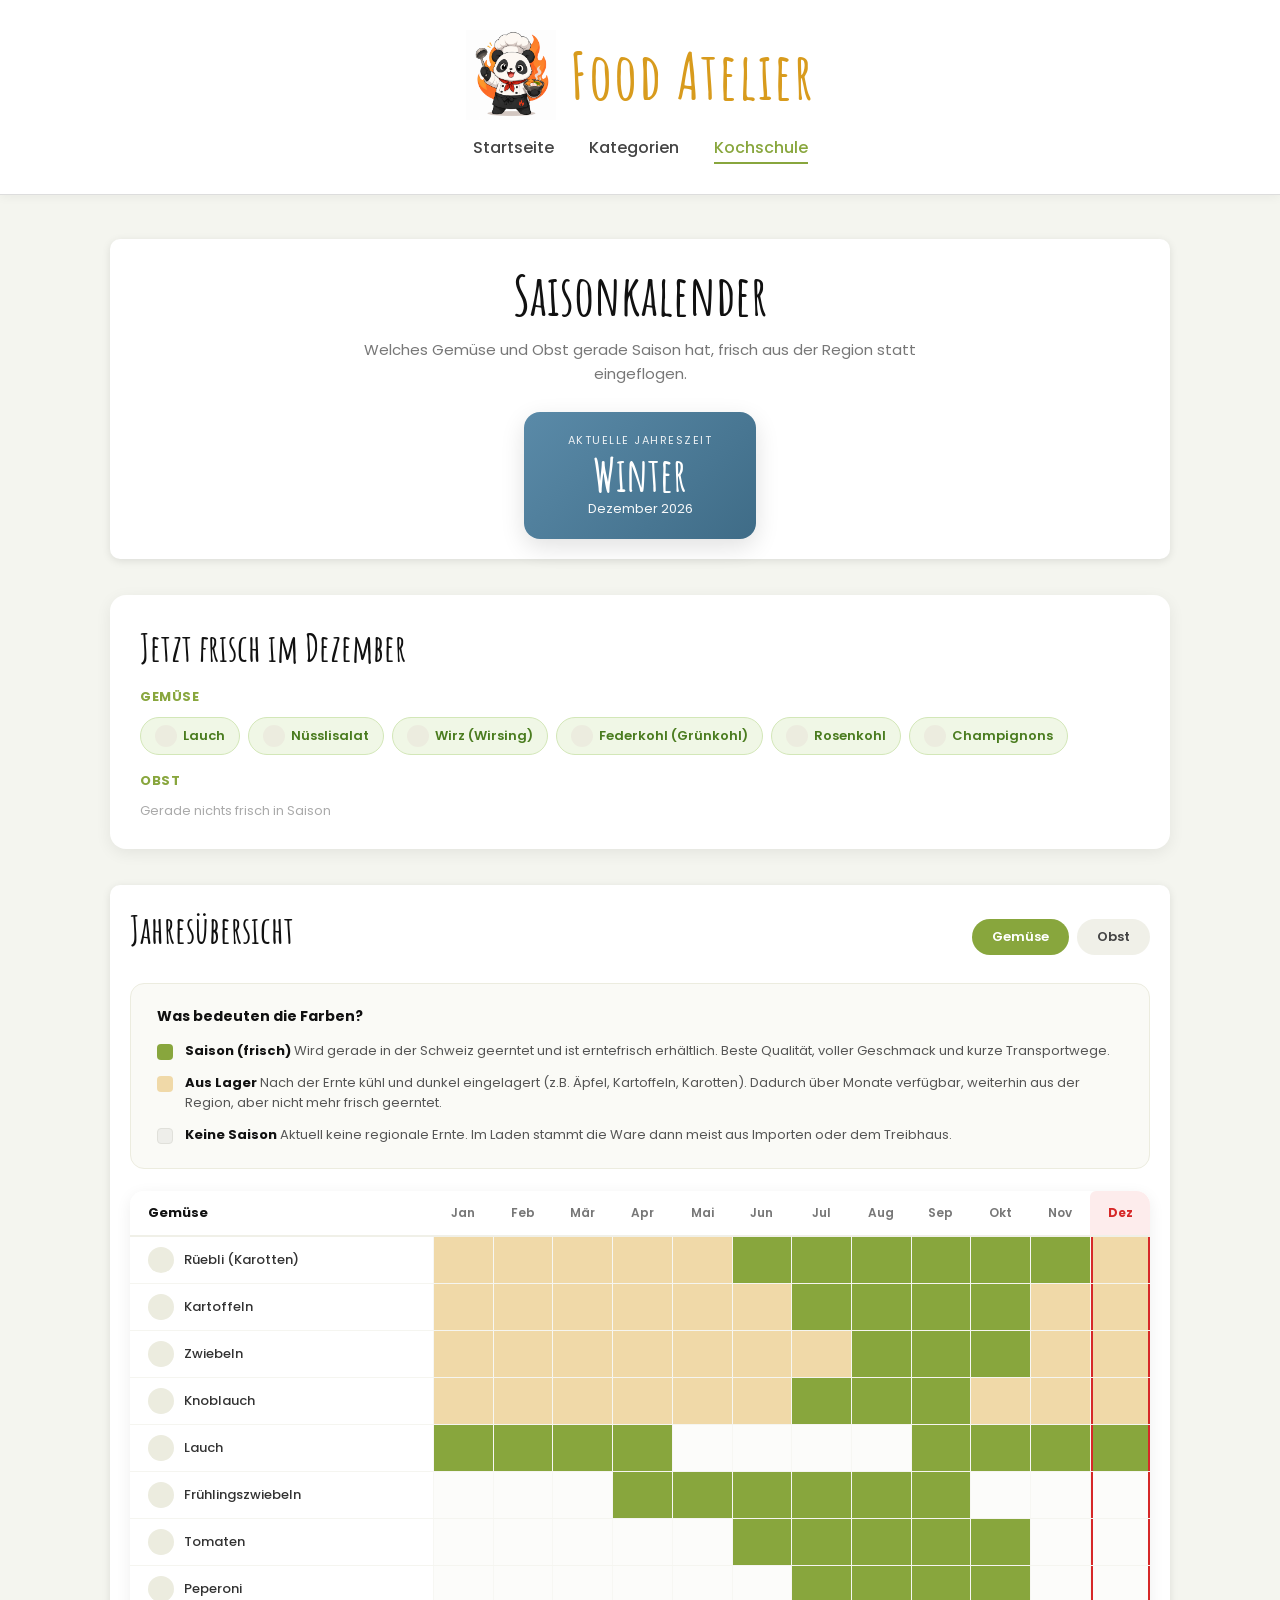
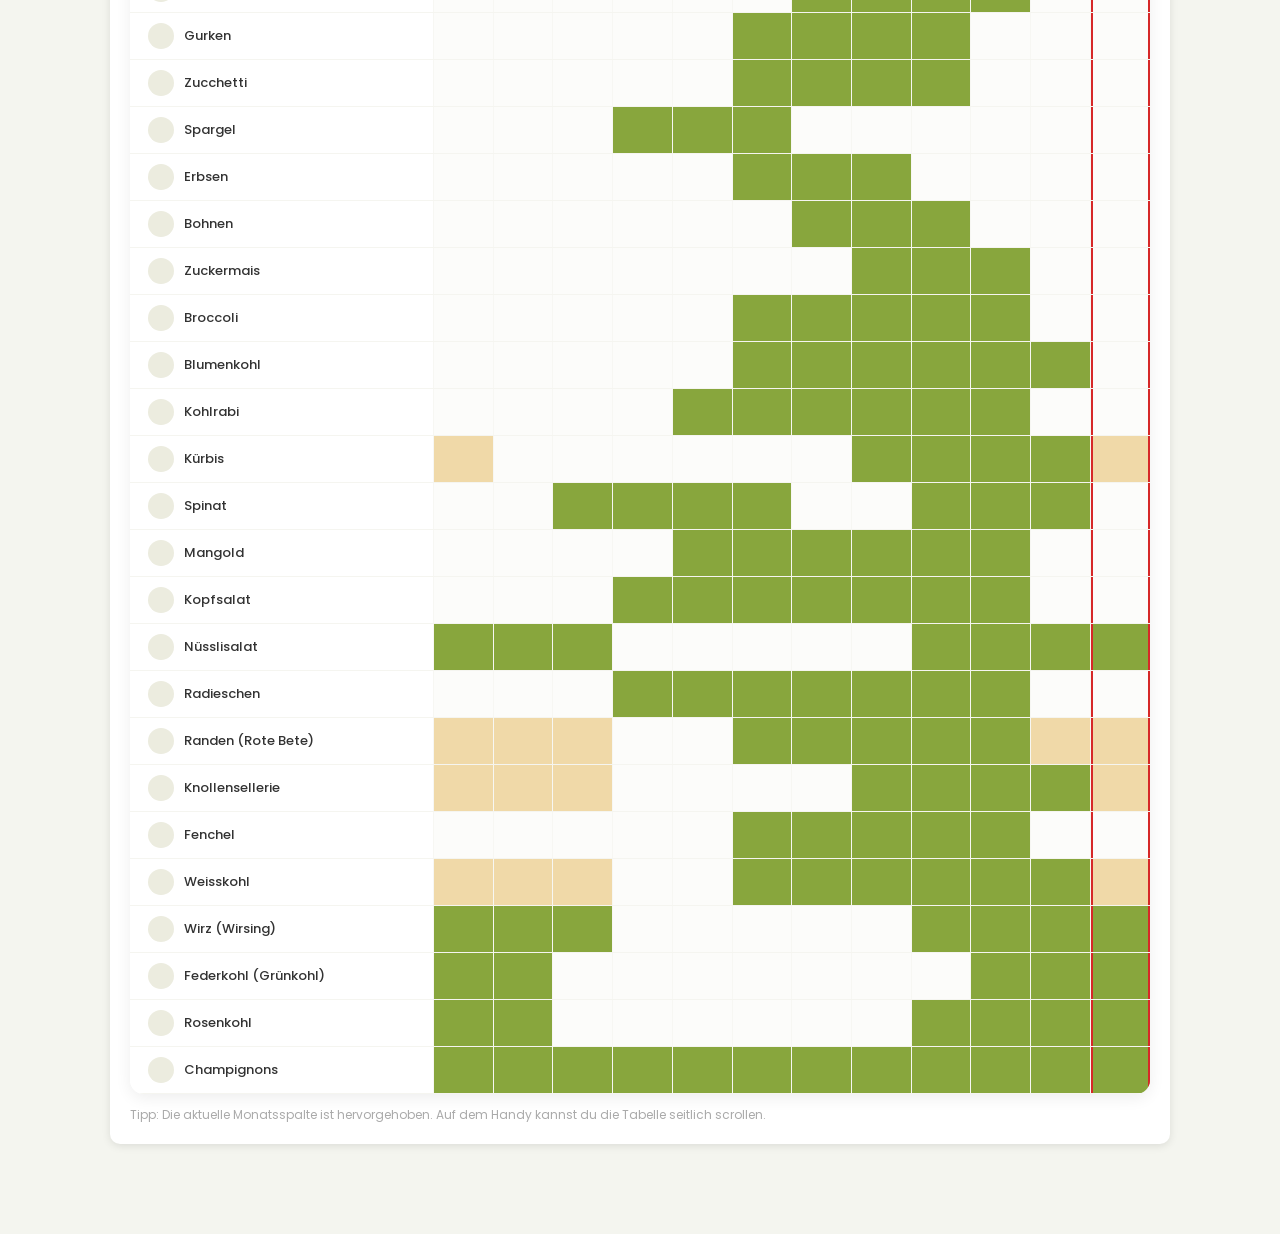
<file: kochschule.html>
<!DOCTYPE html>
<html lang="de">

<head>
    <meta charset="UTF-8">
    <meta name="viewport" content="width=device-width, initial-scale=1.0">
    <title>Kochschule | Saisonkalender | Food Atelier</title>

    <link rel="stylesheet" href="css/style.css">
    <link rel="preconnect" href="https://fonts.googleapis.com">
    <link rel="preconnect" href="https://fonts.gstatic.com" crossorigin>
    <link href="https://fonts.googleapis.com/css2?family=Amatic+SC:wght@700&family=Poppins:wght@400;500;600;700&display=swap" rel="stylesheet">
</head>

<body>

    <!-- ── Header ───────────────────────────────────────────── -->
    <header>
        <div class="logo-wrap">
            <img src="images/Panda_Chef.png" alt="Food Atelier Maskottchen" class="logo-mascot">
            <h1>Food Atelier</h1>
        </div>
        <nav>
            <a href="index.html">Startseite</a>
            <a href="kategorien.html">Kategorien</a>
            <a href="kochschule.html" class="nav-active">Kochschule</a>
        </nav>
    </header>

    <main>
        <div class="kochschule-wrap">

            <!-- ── Titel + Live-Saison-Banner ────────────────── -->
            <section class="kochschule-hero">
                <h2 class="kochschule-title">Saisonkalender</h2>
                <p class="kochschule-subtitle">
                    Welches Gemüse und Obst gerade Saison hat, frisch aus der Region statt eingeflogen.
                </p>
                <div class="season-banner" id="season-banner">
                    <!-- per JavaScript gefüllt -->
                </div>
            </section>

            <!-- ── Jetzt frisch (Live-Tracker) ───────────────── -->
            <section class="season-now">
                <h3 class="section-heading">Jetzt frisch im <span id="current-month-name">…</span></h3>

                <div class="season-now-block">
                    <h4>Gemüse</h4>
                    <div class="chip-row" id="now-gemuese"></div>
                </div>
                <div class="season-now-block">
                    <h4>Obst</h4>
                    <div class="chip-row" id="now-obst"></div>
                </div>
            </section>

            <!-- ── Vollständiger Kalender ────────────────────── -->
            <section class="calendar-section">
                <div class="calendar-head">
                    <h3 class="section-heading">Jahresübersicht</h3>
                    <div class="calendar-tabs" id="calendar-tabs">
                        <button class="cal-tab active" data-type="gemuese">Gemüse</button>
                        <button class="cal-tab" data-type="obst">Obst</button>
                    </div>
                </div>

                <div class="season-explain">
                    <h4>Was bedeuten die Farben?</h4>
                    <ul class="explain-list">
                        <li>
                            <span class="legend-dot fresh"></span>
                            <div><strong>Saison (frisch)</strong> Wird gerade in der Schweiz geerntet und ist erntefrisch erhältlich. Beste Qualität, voller Geschmack und kurze Transportwege.</div>
                        </li>
                        <li>
                            <span class="legend-dot lager"></span>
                            <div><strong>Aus Lager</strong> Nach der Ernte kühl und dunkel eingelagert (z.B. Äpfel, Kartoffeln, Karotten). Dadurch über Monate verfügbar, weiterhin aus der Region, aber nicht mehr frisch geerntet.</div>
                        </li>
                        <li>
                            <span class="legend-dot none"></span>
                            <div><strong>Keine Saison</strong> Aktuell keine regionale Ernte. Im Laden stammt die Ware dann meist aus Importen oder dem Treibhaus.</div>
                        </li>
                    </ul>
                </div>

                <div class="calendar-wrap">
                    <table class="season-calendar" id="season-calendar">
                        <!-- per JavaScript gefüllt -->
                    </table>
                </div>
                <p class="calendar-hint">Tipp: Die aktuelle Monatsspalte ist hervorgehoben. Auf dem Handy kannst du die Tabelle seitlich scrollen.</p>
            </section>

        </div>
    </main>

    <script src="js/app.js"></script>
</body>
</html>
</file>
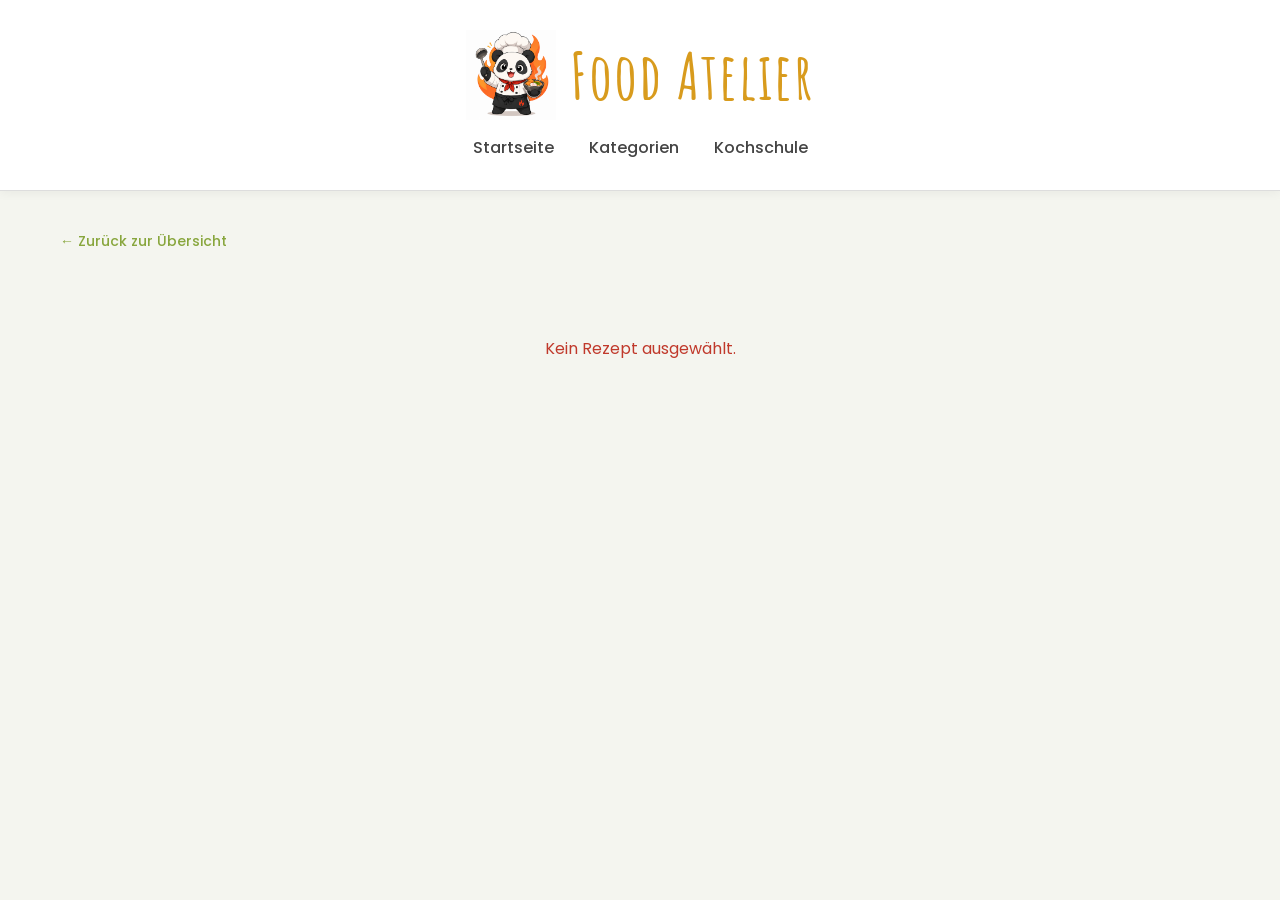
<file: recipe.html>
<!DOCTYPE html>
<html lang="de">

<head>
    <meta charset="UTF-8">
    <meta name="viewport" content="width=device-width, initial-scale=1.0">
    <title>Rezept | Food Atelier</title>

    <link rel="stylesheet" href="css/style.css">
    <link rel="preconnect" href="https://fonts.googleapis.com">
    <link rel="preconnect" href="https://fonts.gstatic.com" crossorigin>
    <link href="https://fonts.googleapis.com/css2?family=Amatic+SC:wght@700&family=Poppins:wght@400;500;600;700&display=swap" rel="stylesheet">
</head>

<body>

    <!-- ── Header ───────────────────────────────────────────── -->
    <header>
        <div class="logo-wrap">
            <img src="images/Panda_Chef.png" alt="Food Atelier Maskottchen" class="logo-mascot">
            <h1>Food Atelier</h1>
        </div>
        <nav>
            <a href="index.html">Startseite</a>
            <a href="kategorien.html">Kategorien</a>
            <a href="kochschule.html">Kochschule</a>
        </nav>
    </header>

    <main>

        <!-- Zurück-Button -->
        <div class="back-bar">
            <a href="index.html" class="back-link">← Zurück zur Übersicht</a>
        </div>

        <!-- ── Rezept-Detail ─────────────────────────────────── -->
        <article class="recipe-detail" id="recipe-detail">
            <div class="detail-loading">
                <div class="spinner"></div>
                <p>Rezept wird geladen …</p>
            </div>
        </article>

    </main>

    <script src="js/app.js"></script>
</body>
</html>
</file>
<file: css/style.css>
* {
    margin: 0;
    padding: 0;
    box-sizing: border-box;
}

body {
    background-color: #f4f5ef;
    overflow-x: hidden; /* Verhindert horizontalen Scrollbar beim Full-Bleed Bild */
}
/* Header für "Food Atelier" */
header {
    background-color: white;
    padding: 30px 20px;
    text-align: center;
    border-bottom: 1px solid #ddd;
    box-shadow: 0 2px 10px rgba(0, 0, 0, 0.05);
}

/* Logo + Maskottchen nebeneinander zentriert */
.logo-wrap {
    display: flex;
    align-items: center;
    justify-content: center;
    gap: 14px;
    margin-bottom: 15px;
}
.logo-mascot {
    width: 90px;
    height: 90px;
    object-fit: contain;
    transition: transform 0.3s;
}
.logo-wrap:hover .logo-mascot {
    transform: rotate(-6deg) scale(1.08);
}

/* Header für "Food Atelier" */
header h1 {
    margin-bottom: 0;
    font-family: 'Amatic SC', cursive;
    font-size: 64px;
    color: #d89b1d;
    letter-spacing: 2px;
}
nav a {
    color: #444;
    text-decoration: none;
    font-family: 'Poppins', sans-serif;
    font-weight: 500;
    transition: 0.3s;
}
nav a:hover,
nav a.nav-active {
    color: #88a63d;
    text-decoration: none;
}

/* Aktiver Nav-Link bekommt einen Unterstrich */
nav a.nav-active {
    border-bottom: 2px solid #88a63d;
    padding-bottom: 2px;
}

main {
    padding: 20px;
}

section {
    background-color: white;
    padding: 20px;
    border-radius: 10px;
    box-shadow: 0 2px 8px rgba(0, 0, 0, 0.1);
    margin-bottom: 25px;
    transition: 0.3s;
}

section:hover {
    transform: translateY(-3px);
    box-shadow: 0 8px 20px rgba(0, 0, 0, 0.15);
}

.recipe-container {
    display: flex;
    gap: 20px;
    margin-top: 20px;
}

.recipe-card {
    background-color: white;
    padding: 20px;
    border-radius: 10px;
    width: 300px;
}

p a {
    text-decoration: none;
    color: #111;
    transition: 0.3s;
}

h3 {
    text-decoration: none;
    color: #111;
    transition: 0.3s;
}

.hero {
    background-color: white;
    background-image: url(/images/ChatGPT\ Image\ 11.\ Mai\ 2026\,\ 10_11_55.png);
    background-size: cover;
    background-repeat: no-reapet;
    max-width: 1000px;
    padding: 50px;
    text-align: center;
    border-radius: 12px;
    margin: 20px auto 50px auto;
    box-shadow: 0 10px 25px rgba(0, 0, 0, 0.1);
    position: relative;
    overflow: visible; /* Dropdown darf über den Rand hinausragen */
    outline: 1px solid rgba(0, 0, 0, 0.05);
}

/* ════════════════════════════════════════════════════════════
   MENÜART – Kategorie-Karten (Fooby-Style)
════════════════════════════════════════════════════════════ */
.menuart-section {
    max-width: 1200px;
    margin: 0 auto 60px;
    padding: 0 20px;
    text-align: center;
    /* Generische section-Styles zurücksetzen */
    background: transparent;
    box-shadow: none;
    border-radius: 0;
}
.menuart-section:hover {
    transform: none;
    box-shadow: none;
}

.menuart-title {
    font-family: 'Amatic SC', cursive;
    font-size: 52px;
    color: #111;
    letter-spacing: 4px;
    text-transform: uppercase;
    margin-bottom: 10px;
}

.menuart-subtitle {
    font-family: 'Poppins', sans-serif;
    font-size: 14px;
    color: #999;
    margin-bottom: 28px;
}

/* 4-spaltiges Grid */
.menuart-grid {
    display: grid;
    grid-template-columns: repeat(4, 1fr);
    gap: 14px;
    margin-bottom: 28px;
}

/* Einzelne Kategorie-Karte */
.menuart-card {
    position: relative;
    aspect-ratio: 1 / 1;
    overflow: hidden;
    cursor: pointer;
    border-radius: 4px;
}

.menuart-card img {
    width: 100%;
    height: 100%;
    object-fit: cover;
    display: block;
    transition: transform 0.5s ease;
    filter: brightness(0.85);
}

.menuart-card:hover img {
    transform: scale(1.06);
    filter: brightness(0.7);
}

/* Dunkles Overlay */
.menuart-overlay {
    position: absolute;
    inset: 0;
    display: flex;
    align-items: center;
    justify-content: center;
}

/* Weisser Innen-Rahmen (Fooby-Style) */
.menuart-frame {
    border: 2px solid rgba(255, 255, 255, 0.85);
    padding: 18px 22px;
    min-width: 70%;
    text-align: center;
    transition: border-color 0.3s;
}

.menuart-card:hover .menuart-frame {
    border-color: white;
}

.menuart-frame span {
    display: block;
    color: white;
    font-family: 'Poppins', sans-serif;
    font-size: 13px;
    font-weight: 700;
    letter-spacing: 2.5px;
    text-transform: uppercase;
    text-shadow: 0 1px 4px rgba(0,0,0,0.4);
}

/* "Mehr anzeigen" Button */
.menuart-footer {
    margin-top: 8px;
}

.mehr-btn {
    display: inline-block;
    border: 2px solid #88a63d;
    background: transparent;
    color: #88a63d;
    font-family: 'Poppins', sans-serif;
    font-size: 12px;
    font-weight: 700;
    letter-spacing: 2px;
    text-transform: uppercase;
    padding: 14px 40px;
    cursor: pointer;
    transition: 0.3s;
    border-radius: 2px;
}

.mehr-btn:hover {
    background: #88a63d;
    color: white;
}

/* Aktive Kategorie-Karte (nach Klick hervorheben) */
.menuart-card.active-category img {
    filter: brightness(0.6);
}
.menuart-card.active-category .menuart-frame {
    border-color: white;
    background: rgba(136, 166, 61, 0.35);
}

/* Responsive: 2 Spalten auf Tablets */
@media (max-width: 768px) {
    .menuart-grid {
        grid-template-columns: repeat(2, 1fr);
    }
    .menuart-title {
        font-size: 38px;
    }
}

/* Suchfenster "Uf was hesch du lust?" */
.search-box input {
    width: 100%;
    max-width: 600px;
    border: none;
    box-shadow: 0 4px 12px rgba(0, 0, 0, 0.1);
    padding: 16px 20px;
    font-size: 18px;
    border-radius: 8px;
    outline: none;
    transition: 0.3s;
}

.hero h2 {
    font-family: 'Amatic SC', cursive;
    font-size: 42px;
    margin-bottom: 25px;
    color: coral;
    font-weight: 700;
}
/* Overlay Einrichtung */
.popup-overlay {
    position: fixed;
    top: 0;
    left: 0;
    width: 100%;
    height: 100%;
    background-color: rgba(0, 0, 0, 0.5);
    display: flex;
    justify-content: center;
    align-items: center;
    z-index: 999;
}

.popup-content {
    background-color: #f8f8f4;
    padding: 40px;
    width: 500px;
    border-radius: 12px;
    text-align: center;
    box-shadow: 10px 30px rgba(0, 0, 0, 0.2);
    animation: popupFade 0.4s ease;
    position:relative;
}

.popup-content h2 {
    font-family: 'Amatic SC', cursive;
    font-size: 48px;
    margin-bottom: 15px;
    color: #111;
}

.popup-content p {
    font-family: 'Poppins', sans-serif;
    font-size: 18px;
    line-height: 1.7;
    color: #333;
    margin-bottom: 15px;
}

.popup-content button {
    margin-top: 20px;
}

@keyframes popupFade  {
    
    from {
        opacity: 0;
        transform: scale(0.8);
    }

    to {
        opacity: 1;
        transform: scale(1);
    }
}

.close-popup {
    position: absolute;
    top: 15px;
    right: 20px;
    font-size: 32px;
    cursor: pointer;
    color: #222;
    transition: 0.3s;
}

.close-popup:hover {
    color: #88a63d;
    transform: scale(1.2);
}

nav {
    display: flex;
    justify-content: center;
    gap: 35px;
}

.featured-recipe {
    background-color: white;
    max-width: 1200px;
    margin: 50px auto;
    display: flex;
    align-items: center;
    border-radius: 18px;
    overflow: hidden;
    box-shadow: 0 10px 30px rgba(0, 0, 0, 0.12);
    transition: 0.3s;
}

.featured-recipe:hover img {
    transform: scale(1.03);
}

.recipe-image img {
    width: 350px;
    height: 100%;
    object-fit: cover;
    border-radius: 12px;
    transition: 0.4s;
}
.recipe-info {
    padding: 40px;
}
.recipe-tag {
    background-color: #88a63d;
    color: white;
    padding: 10px 18px;
    display: inline-block;
    border-radius: 30px;
    font-size: 13px;
    font-weight: 700;
    letter-spacing: 1px;
    text-transform: uppercase;
    margin-bottom: 12px;
}
.recipe-info h2 {
    font-size: 48px;
    line-height: 1.1;
    margin-bottom: 20px;
    color: #111;
}
.recipe-info p {
    line-height: 1.7;
    margin-bottom: 30px;
    color: #555;
}
.recipe-button {
    background-color: #111;
    color: white;
    text-decoration: none;
    padding: 14px 24px;
    border-radius: 8px;
    transition: 0.3s;
}
.recipe-button:hover {
    background-color: #88a63d;
}
.recipe-description {
    font-size: 18px;
    line-height: 1.8;
    color: #555;
    margin-bottom: 30px;
    max-width: 700px;
}

/* ════════════════════════════════════════════════════════════
   LADE-SPINNER
════════════════════════════════════════════════════════════ */
.spinner {
    width: 40px;
    height: 40px;
    border: 4px solid #eee;
    border-top-color: #88a63d;
    border-radius: 50%;
    animation: spin 0.8s linear infinite;
    margin: 0 auto 12px;
}
@keyframes spin {
    to { transform: rotate(360deg); }
}
.grid-loading, .detail-loading {
    text-align: center;
    padding: 60px 20px;
    color: #aaa;
    font-family: 'Poppins', sans-serif;
    grid-column: 1 / -1;
}
.featured-placeholder {
    display: flex;
    align-items: center;
    justify-content: center;
    min-height: 220px;
}

/* ════════════════════════════════════════════════════════════
   FEATURED META (Vorbereitungszeit etc. auf der Startseite)
════════════════════════════════════════════════════════════ */
.featured-meta {
    display: flex;
    gap: 20px;
    flex-wrap: wrap;
    margin-bottom: 28px;
    font-family: 'Poppins', sans-serif;
    font-size: 14px;
    color: #666;
}
.featured-no-image {
    width: 350px;
    height: 100%;
    min-height: 220px;
    display: flex;
    align-items: center;
    justify-content: center;
    font-size: 72px;
    background: #f0f0e8;
}

/* ════════════════════════════════════════════════════════════
   ALLE REZEPTE – Section Header & Filter
════════════════════════════════════════════════════════════ */
.all-recipes-section {
    max-width: 1200px;
    margin: 0 auto 60px;
    padding: 0 20px;
    /* Hebt den generischen section-Hover auf */
    background: transparent;
    box-shadow: none;
    border-radius: 0;
}
.all-recipes-section:hover {
    transform: none;
    box-shadow: none;
}
.section-header {
    display: flex;
    align-items: center;
    justify-content: space-between;
    flex-wrap: wrap;
    gap: 16px;
    margin-bottom: 28px;
}
.section-title {
    font-family: 'Amatic SC', cursive;
    font-size: 42px;
    color: #111;
}
.category-filters {
    display: flex;
    gap: 10px;
    flex-wrap: wrap;
}
.filter-btn {
    background: #f0f0e8;
    border: none;
    border-radius: 30px;
    padding: 8px 18px;
    font-family: 'Poppins', sans-serif;
    font-size: 13px;
    font-weight: 500;
    cursor: pointer;
    transition: 0.2s;
    color: #444;
}
.filter-btn:hover {
    background: #e0e0d0;
}
.filter-btn.active {
    background: #88a63d;
    color: white;
}

/* ════════════════════════════════════════════════════════════
   REZEPT-GRID
════════════════════════════════════════════════════════════ */
.recipe-grid {
    display: grid;
    grid-template-columns: repeat(auto-fill, minmax(280px, 1fr));
    gap: 24px;
    transition: opacity 0.25s ease, transform 0.25s ease;
}

/* Ausblenden beim Wechsel */
.recipe-grid.fading {
    opacity: 0;
    transform: translateY(8px);
}

/* Einblenden der einzelnen Karten mit Versatz */
@keyframes cardIn {
    from { opacity: 0; transform: translateY(16px); }
    to   { opacity: 1; transform: translateY(0); }
}

.recipe-grid .recipe-card {
    animation: cardIn 0.35s ease both;
}

/* Jede Karte leicht versetzt einblenden */
.recipe-grid .recipe-card:nth-child(1) { animation-delay: 0.00s; }
.recipe-grid .recipe-card:nth-child(2) { animation-delay: 0.05s; }
.recipe-grid .recipe-card:nth-child(3) { animation-delay: 0.10s; }
.recipe-grid .recipe-card:nth-child(4) { animation-delay: 0.15s; }
.recipe-grid .recipe-card:nth-child(5) { animation-delay: 0.20s; }
.recipe-grid .recipe-card:nth-child(6) { animation-delay: 0.25s; }
.recipe-card {
    background: white;
    border-radius: 14px;
    overflow: hidden;
    box-shadow: 0 4px 16px rgba(0,0,0,0.08);
    cursor: pointer;
    transition: 0.3s;
    /* Überschreibt den generischen section-Style */
    padding: 0;
    margin: 0;
}
.recipe-card:hover {
    transform: translateY(-5px);
    box-shadow: 0 12px 28px rgba(0,0,0,0.14);
}
.card-image {
    position: relative;
    height: 200px;
    overflow: hidden;
    background: #f0f0e8;
}
.card-image img {
    width: 100%;
    height: 100%;
    object-fit: cover;
    transition: 0.4s;
}
.recipe-card:hover .card-image img {
    transform: scale(1.06);
}
.card-no-image {
    width: 100%;
    height: 100%;
    display: flex;
    align-items: center;
    justify-content: center;
    font-size: 56px;
}
.card-tag {
    position: absolute;
    top: 12px;
    left: 12px;
    background: #88a63d;
    color: white;
    padding: 4px 12px;
    border-radius: 20px;
    font-family: 'Poppins', sans-serif;
    font-size: 11px;
    font-weight: 700;
    text-transform: uppercase;
    letter-spacing: 0.5px;
}
.card-body {
    padding: 20px;
}
.card-body h3 {
    font-family: 'Poppins', sans-serif;
    font-size: 17px;
    font-weight: 600;
    color: #111;
    margin-bottom: 8px;
    transition: color 0.2s;
}
.recipe-card:hover .card-body h3 {
    color: #88a63d;
}
.card-description {
    font-family: 'Poppins', sans-serif;
    font-size: 13px;
    color: #777;
    line-height: 1.5;
    margin-bottom: 14px;
    display: -webkit-box;
    -webkit-line-clamp: 2;
    line-clamp: 2;
    -webkit-box-orient: vertical;
    overflow: hidden;
}
.card-meta {
    display: flex;
    gap: 14px;
    font-family: 'Poppins', sans-serif;
    font-size: 12px;
    color: #999;
}

/* Keine Ergebnisse */
.no-results {
    text-align: center;
    padding: 60px 20px;
    font-family: 'Poppins', sans-serif;
    color: #aaa;
    font-size: 18px;
}
.api-error {
    grid-column: 1 / -1;
    text-align: center;
    padding: 40px;
    font-family: 'Poppins', sans-serif;
    color: #c0392b;
    background: #fdf0ef;
    border-radius: 12px;
}
.api-error code {
    background: #eee;
    padding: 2px 8px;
    border-radius: 4px;
    font-size: 13px;
}

/* ════════════════════════════════════════════════════════════
   SUCHE – Dropdown-Resultate
════════════════════════════════════════════════════════════ */
.search-box {
    position: relative;
}
.search-results {
    position: absolute;
    top: calc(100% + 8px);
    left: 50%;
    transform: translateX(-50%);
    width: 100%;
    max-width: 600px;
    background: white;
    border-radius: 12px;
    box-shadow: 0 8px 24px rgba(0,0,0,0.12);
    overflow: hidden;
    z-index: 100;
    display: none;
}
.search-results.open {
    display: block;
}
.search-result-item {
    display: flex;
    align-items: center;
    gap: 14px;
    padding: 14px 18px;
    cursor: pointer;
    transition: 0.2s;
    font-family: 'Poppins', sans-serif;
    border-bottom: 1px solid #f0f0f0;
    text-decoration: none;
    color: #111;
}
.search-result-item:last-child { border-bottom: none; }
.search-result-item:hover { background: #f8f8f4; }
.search-result-item img {
    width: 48px;
    height: 48px;
    object-fit: cover;
    border-radius: 8px;
    flex-shrink: 0;
}
.search-result-emoji {
    width: 48px;
    height: 48px;
    background: #f0f0e8;
    border-radius: 8px;
    display: flex;
    align-items: center;
    justify-content: center;
    font-size: 24px;
    flex-shrink: 0;
}
.search-result-info small {
    color: #aaa;
    font-size: 12px;
    margin-top: 2px;
    display: block;
}

/* Pfeil rechts im Dropdown-Item */
.search-result-arrow {
    margin-left: auto;
    color: #ccc;
    font-size: 16px;
    flex-shrink: 0;
    transition: 0.2s;
}
.search-result-item:hover .search-result-arrow {
    color: #88a63d;
    transform: translateX(3px);
}

/* Suchbegriff-Highlight */
.search-result-item mark {
    background: none;
    color: #88a63d;
    font-weight: 700;
}

/* Kein Ergebnis */
.search-no-results {
    padding: 20px 18px;
    font-family: 'Poppins', sans-serif;
    font-size: 14px;
    color: #999;
    text-align: center;
}
.search-no-results strong { color: #555; }

/* Lade-Spinner im Dropdown */
.search-loading {
    padding: 16px;
    display: flex;
    justify-content: center;
}
.spinner-sm {
    width: 22px;
    height: 22px;
    border: 3px solid #eee;
    border-top-color: #88a63d;
    border-radius: 50%;
    animation: spin 0.7s linear infinite;
}

/* "Alle Ergebnisse" Link */
.search-all-link {
    display: block;
    padding: 12px 18px;
    text-align: center;
    font-family: 'Poppins', sans-serif;
    font-size: 13px;
    font-weight: 600;
    color: #88a63d;
    text-decoration: none;
    border-top: 2px solid #f0f0f0;
    transition: 0.2s;
}
.search-all-link:hover {
    background: #f8f8f4;
    color: #111;
}

/* ════════════════════════════════════════════════════════════
   REZEPT-DETAILSEITE
════════════════════════════════════════════════════════════ */
.back-bar {
    max-width: 1200px;
    margin: 20px auto 0;
    padding: 0 20px;
}
.back-link {
    font-family: 'Poppins', sans-serif;
    font-size: 14px;
    color: #88a63d;
    text-decoration: none;
    font-weight: 500;
    transition: 0.2s;
}
.back-link:hover { color: #111; }

.recipe-detail {
    max-width: 1300px;
    margin: 24px auto 60px;
    padding: 0 20px;
    background: transparent;
    box-shadow: none;
    border-radius: 0;
}
.recipe-detail:hover {
    transform: none;
    box-shadow: none;
}

/* ── Zweispalten-Layout: Bild links, Inhalt rechts ── */
.detail-layout {
    display: grid;
    grid-template-columns: 380px 1fr;
    min-height: 80vh;
    border-radius: 18px;
    overflow: hidden;
    box-shadow: 0 8px 32px rgba(0,0,0,0.1);
}

/* Linke Spalte – senkrechtes Bild, sticky beim Scrollen */
.detail-image-col {
    position: sticky;
    top: 0;
    height: 100vh;
    overflow: hidden;
}

.detail-image-col img {
    width: 100%;
    height: 100%;
    object-fit: cover;
    object-position: center;
    display: block;
}
.detail-image-col img.zoomable {
    cursor: zoom-in;
}

/* ── Vollbild-Ansicht (Lightbox) ─────────────────────────── */
.lightbox-overlay {
    position: fixed;
    inset: 0;
    background: rgba(0, 0, 0, 0.92);
    display: flex;
    align-items: center;
    justify-content: center;
    z-index: 10000;
    cursor: zoom-out;
    padding: 24px;
    animation: lightboxFade 0.2s ease;
}
@keyframes lightboxFade {
    from { opacity: 0; }
    to   { opacity: 1; }
}
.lightbox-overlay img {
    max-width: 95%;
    max-height: 95%;
    object-fit: contain;
    border-radius: 6px;
    box-shadow: 0 12px 48px rgba(0, 0, 0, 0.5);
}
.lightbox-close {
    position: absolute;
    top: 18px;
    right: 28px;
    font-size: 46px;
    line-height: 1;
    color: white;
    cursor: pointer;
    transition: 0.2s;
}
.lightbox-close:hover {
    color: #88a63d;
}

.detail-no-image {
    width: 100%;
    height: 100%;
    background: #f0f0e8;
    display: flex;
    align-items: center;
    justify-content: center;
    font-size: 80px;
}

/* Rechte Spalte – Rezeptinhalt scrollbar */
.detail-content-col {
    background: white;
    padding: 48px 44px;
    overflow-y: auto;
}

@media (max-width: 900px) {
    .detail-layout {
        grid-template-columns: 1fr;
    }
    .detail-image-col {
        position: relative;
        height: 280px;
    }
}

/* Kopfzeile */
.detail-header {
    margin-bottom: 40px;
    background: transparent;
    border: none;
    padding: 0;
    position: relative;
}

/* Admin: Aktionen (Bearbeiten / Abmelden) auf der Detailseite */
.admin-actions {
    float: right;
    display: flex;
    gap: 8px;
}
.edit-recipe-btn {
    background: #111;
    color: white;
    border: none;
    border-radius: 8px;
    padding: 8px 16px;
    font-family: 'Poppins', sans-serif;
    font-size: 13px;
    font-weight: 600;
    cursor: pointer;
    transition: 0.2s;
}
.edit-recipe-btn:hover {
    background: #88a63d;
}

/* Admin: Abmelden-Button */
.logout-btn {
    background: transparent;
    color: #c0392b;
    border: 1.5px solid #e2b6b1;
    border-radius: 8px;
    padding: 8px 16px;
    font-family: 'Poppins', sans-serif;
    font-size: 13px;
    font-weight: 600;
    cursor: pointer;
    transition: 0.2s;
}
.logout-btn:hover {
    background: #c0392b;
    color: white;
    border-color: #c0392b;
}

/* Inline-Editierformular */
.edit-form-title {
    font-family: 'Amatic SC', cursive;
    font-size: 40px;
    color: #111;
    margin-bottom: 20px;
}
.edit-actions {
    display: flex;
    justify-content: flex-end;
    gap: 12px;
    margin-top: 20px;
}
.cancel-btn {
    background: #f0f0e8;
    color: #444;
    border: none;
    padding: 15px 28px;
    border-radius: 10px;
    font-family: 'Poppins', sans-serif;
    font-size: 15px;
    font-weight: 600;
    cursor: pointer;
    transition: 0.2s;
}
.cancel-btn:hover {
    background: #e0e0d0;
}
.detail-title {
    font-family: 'Amatic SC', cursive;
    font-size: 56px;
    color: #111;
    line-height: 1.1;
    margin: 12px 0 16px;
}
.detail-description {
    font-family: 'Poppins', sans-serif;
    font-size: 16px;
    color: #555;
    line-height: 1.8;
    max-width: 700px;
    margin-bottom: 24px;
}
.detail-meta {
    display: flex;
    gap: 32px;
    flex-wrap: wrap;
    padding: 24px 28px;
    background: white;
    border-radius: 14px;
    box-shadow: 0 4px 14px rgba(0,0,0,0.07);
}
.meta-item {
    display: flex;
    flex-direction: column;
    align-items: center;
    gap: 4px;
    font-family: 'Poppins', sans-serif;
}
.meta-icon { font-size: 22px; }
.meta-label { font-size: 11px; color: #aaa; text-transform: uppercase; letter-spacing: 0.5px; }
.meta-item strong { font-size: 16px; color: #111; }

/* Body: Zutaten + Zubereitung */
.detail-body {
    display: grid;
    grid-template-columns: 280px 1fr;
    gap: 32px;
    align-items: start;
}
@media (max-width: 700px) {
    .detail-body { grid-template-columns: 1fr; }
    .detail-title { font-size: 40px; }
}

.ingredients-box, .instructions-box {
    background: white;
    border-radius: 14px;
    padding: 28px;
    box-shadow: 0 4px 14px rgba(0,0,0,0.07);
}
.ingredients-box h2, .instructions-box h2 {
    font-family: 'Amatic SC', cursive;
    font-size: 32px;
    color: #111;
    margin-bottom: 18px;
}

/* Portionen-Rechner */
.ingredients-header {
    display: flex;
    align-items: center;
    justify-content: space-between;
    gap: 12px;
    margin-bottom: 4px;
}
.ingredients-header h2 {
    margin-bottom: 0;
}
.portion-stepper {
    display: flex;
    align-items: center;
    gap: 8px;
    background: #f4f7ee;
    border-radius: 30px;
    padding: 4px;
}
.portion-btn {
    width: 30px;
    height: 30px;
    border: none;
    border-radius: 50%;
    background: #88a63d;
    color: white;
    font-size: 20px;
    line-height: 1;
    cursor: pointer;
    display: flex;
    align-items: center;
    justify-content: center;
    transition: 0.2s;
    padding: 0;
}
.portion-btn:hover {
    background: #6f8a30;
    transform: scale(1.08);
}
.portion-display {
    font-family: 'Poppins', sans-serif;
    font-size: 13px;
    color: #444;
    min-width: 52px;
    text-align: center;
}
.portion-display strong {
    font-size: 15px;
    color: #111;
}
.portion-hint {
    font-family: 'Poppins', sans-serif;
    font-size: 11px;
    color: #aaa;
    margin-bottom: 16px;
}
.ingredients-list {
    list-style: none;
    padding: 0;
    margin: 0;
}
.ingredients-list li {
    display: flex;
    gap: 10px;
    padding: 10px 0;
    border-bottom: 1px solid #f0f0f0;
    font-family: 'Poppins', sans-serif;
    font-size: 14px;
    color: #333;
}
.ingredients-list li:last-child { border-bottom: none; }
.ingredient-amount {
    font-weight: 600;
    color: #88a63d;
    min-width: 60px;
    flex-shrink: 0;
}
.steps-list {
    list-style: none;
    padding: 0;
    margin: 0;
}
.step {
    display: flex;
    gap: 16px;
    margin-bottom: 24px;
    align-items: flex-start;
    font-family: 'Poppins', sans-serif;
    font-size: 15px;
    color: #333;
    line-height: 1.7;
}
.step p { margin: 0; }
.step-number {
    background: #111;
    color: white;
    width: 32px;
    height: 32px;
    border-radius: 50%;
    display: flex;
    align-items: center;
    justify-content: center;
    font-weight: 700;
    font-size: 14px;
    flex-shrink: 0;
    margin-top: 2px;
}
.detail-error {
    text-align: center;
    padding: 60px 20px;
    font-family: 'Poppins', sans-serif;
    color: #c0392b;
}

/* ════════════════════════════════════════════════════════════
   ADMIN – Rezept erfassen
════════════════════════════════════════════════════════════ */

/* ── Admin Login Overlay ─────────────────────────────────── */
.admin-login-overlay {
    position: fixed;
    inset: 0;
    background: rgba(0, 0, 0, 0.55);
    display: flex;
    align-items: center;
    justify-content: center;
    z-index: 9999;
    backdrop-filter: blur(4px);
}

.admin-login-box {
    background: white;
    border-radius: 16px;
    padding: 48px 44px;
    width: 380px;
    text-align: center;
    box-shadow: 0 20px 60px rgba(0,0,0,0.25);
    animation: popupFade 0.3s ease;
}

.admin-login-box h2 {
    font-family: 'Amatic SC', cursive;
    font-size: 42px;
    color: #111;
    margin-bottom: 6px;
}

.admin-login-box p {
    font-family: 'Poppins', sans-serif;
    font-size: 13px;
    color: #999;
    margin-bottom: 28px;
}

.admin-login-box input {
    width: 100%;
    padding: 13px 16px;
    font-family: 'Poppins', sans-serif;
    font-size: 15px;
    border: 1.5px solid #e0e0d8;
    border-radius: 10px;
    outline: none;
    text-align: center;
    letter-spacing: 2px;
    margin-bottom: 12px;
    transition: border-color 0.2s;
}

.admin-login-box input:focus {
    border-color: #88a63d;
    box-shadow: 0 0 0 3px rgba(136,166,61,0.12);
}

.admin-login-box button {
    width: 100%;
    padding: 13px;
    background: #111;
    color: white;
    border: none;
    border-radius: 10px;
    font-family: 'Poppins', sans-serif;
    font-size: 14px;
    font-weight: 600;
    cursor: pointer;
    transition: 0.2s;
    margin-top: 4px;
}

.admin-login-box button:hover { background: #88a63d; }

.admin-login-error {
    font-family: 'Poppins', sans-serif;
    font-size: 13px;
    color: #e74c3c;
    min-height: 18px;
    margin-bottom: 6px;
}

/* Nav-Link "Admin" als grüner Button */
.nav-admin {
    background: #88a63d;
    color: white !important;
    padding: 7px 16px;
    border-radius: 20px;
    font-weight: 600 !important;
    transition: 0.2s !important;
}
.nav-admin:hover {
    background: #111;
    color: white !important;
}
.nav-admin.nav-active {
    border-bottom: none !important;
}

/* Wrapper */
.admin-wrapper {
    max-width: 800px;
    margin: 32px auto 80px;
    padding: 0 20px;
}
.admin-wrapper section,
.admin-wrapper section:hover {
    background: transparent;
    box-shadow: none;
    border-radius: 0;
    transform: none;
}

.admin-header {
    margin-bottom: 32px;
    display: flex;
    align-items: flex-start;
    justify-content: space-between;
    gap: 16px;
}
.admin-title {
    font-family: 'Amatic SC', cursive;
    font-size: 52px;
    color: #111;
    margin-bottom: 6px;
}
.admin-subtitle {
    font-family: 'Poppins', sans-serif;
    font-size: 14px;
    color: #999;
}

/* ── Rezepte verwalten ───────────────────────────────────── */
.manage-section {
    margin-top: 48px;
}
.manage-header {
    display: flex;
    align-items: center;
    justify-content: space-between;
    gap: 16px;
}
.refresh-btn {
    background: #f0f0e8;
    border: none;
    border-radius: 8px;
    padding: 8px 16px;
    font-family: 'Poppins', sans-serif;
    font-size: 13px;
    font-weight: 600;
    color: #444;
    cursor: pointer;
    transition: 0.2s;
}
.refresh-btn:hover {
    background: #e0e0d0;
}

.admin-recipe-list {
    display: flex;
    flex-direction: column;
    gap: 12px;
    margin-top: 18px;
}
.manage-row {
    display: flex;
    align-items: center;
    gap: 16px;
    background: white;
    border-radius: 12px;
    padding: 12px 16px;
    box-shadow: 0 3px 12px rgba(0,0,0,0.06);
    transition: 0.2s;
}
.manage-row:hover {
    box-shadow: 0 6px 18px rgba(0,0,0,0.1);
}
.manage-thumb {
    width: 60px;
    height: 60px;
    border-radius: 8px;
    overflow: hidden;
    flex-shrink: 0;
    background: #f0f0e8;
}
.manage-thumb img {
    width: 100%;
    height: 100%;
    object-fit: cover;
}
.manage-noimg {
    width: 100%;
    height: 100%;
    background: #f0f0e8;
}
.manage-info {
    flex: 1;
    display: flex;
    flex-direction: column;
    gap: 2px;
    min-width: 0;
}
.manage-info strong {
    font-family: 'Poppins', sans-serif;
    font-size: 15px;
    color: #111;
    white-space: nowrap;
    overflow: hidden;
    text-overflow: ellipsis;
}
.manage-info small {
    font-family: 'Poppins', sans-serif;
    font-size: 12px;
    color: #88a63d;
    font-weight: 600;
}
.manage-actions {
    display: flex;
    gap: 8px;
    flex-shrink: 0;
}
.manage-edit, .manage-delete {
    font-family: 'Poppins', sans-serif;
    font-size: 13px;
    font-weight: 600;
    padding: 8px 16px;
    border-radius: 8px;
    cursor: pointer;
    text-decoration: none;
    border: none;
    transition: 0.2s;
}
.manage-edit {
    background: #111;
    color: white;
}
.manage-edit:hover {
    background: #88a63d;
}
.manage-delete {
    background: transparent;
    color: #c0392b;
    border: 1.5px solid #e2b6b1;
}
.manage-delete:hover {
    background: #c0392b;
    color: white;
    border-color: #c0392b;
}
.manage-loading, .manage-empty {
    font-family: 'Poppins', sans-serif;
    font-size: 14px;
    color: #aaa;
    text-align: center;
    padding: 24px;
}

/* Responsive: Aktionen unter die Infos */
@media (max-width: 600px) {
    .manage-row {
        flex-wrap: wrap;
    }
    .manage-actions {
        width: 100%;
        justify-content: flex-end;
    }
}

/* Toast Meldung */
.admin-toast {
    display: none;
    padding: 16px 22px;
    border-radius: 10px;
    font-family: 'Poppins', sans-serif;
    font-size: 14px;
    font-weight: 500;
    margin-bottom: 24px;
    animation: toastIn 0.3s ease;
}
.admin-toast.success {
    display: block;
    background: #f0f7e6;
    color: #4a7c1f;
    border: 1px solid #c3dfa0;
}
.admin-toast.error {
    display: block;
    background: #fdf0ef;
    color: #c0392b;
    border: 1px solid #f5c6c3;
}
@keyframes toastIn {
    from { opacity: 0; transform: translateY(-8px); }
    to   { opacity: 1; transform: translateY(0); }
}

/* Form Cards */
.form-card {
    background: white;
    border-radius: 14px;
    padding: 28px 32px;
    box-shadow: 0 4px 16px rgba(0,0,0,0.07);
    margin-bottom: 20px;
}
.form-card-title {
    font-family: 'Amatic SC', cursive;
    font-size: 30px;
    color: #111;
    margin-bottom: 20px;
    padding-bottom: 10px;
    border-bottom: 2px solid #f0f0e8;
}

/* Labels & Inputs */
.form-group {
    margin-bottom: 18px;
}
.form-group label {
    display: block;
    font-family: 'Poppins', sans-serif;
    font-size: 13px;
    font-weight: 600;
    color: #444;
    margin-bottom: 6px;
}
.required { color: #88a63d; }

.form-group input,
.form-group select,
.form-group textarea {
    width: 100%;
    font-family: 'Poppins', sans-serif;
    font-size: 14px;
    padding: 11px 14px;
    border: 1.5px solid #e0e0d8;
    border-radius: 8px;
    background: #fafaf8;
    color: #111;
    outline: none;
    transition: border-color 0.2s, box-shadow 0.2s;
    resize: vertical;
}
.form-group input:focus,
.form-group select:focus,
.form-group textarea:focus {
    border-color: #88a63d;
    box-shadow: 0 0 0 3px rgba(136,166,61,0.12);
    background: white;
}
.form-group select { cursor: pointer; }

/* Mehrspaltige Zeilen */
.form-row {
    display: grid;
    grid-template-columns: 1fr 1fr;
    gap: 16px;
}
.form-row-3 {
    grid-template-columns: 1fr 1fr 1fr;
}

/* Zutaten Zeile */
.ingredient-row {
    display: grid;
    grid-template-columns: 130px 1fr 36px;
    gap: 10px;
    align-items: center;
    margin-bottom: 10px;
    animation: cardIn 0.2s ease both;
}
.ingredient-row input {
    font-family: 'Poppins', sans-serif;
    font-size: 14px;
    padding: 10px 12px;
    border: 1.5px solid #e0e0d8;
    border-radius: 8px;
    background: #fafaf8;
    outline: none;
    transition: border-color 0.2s;
}
.ingredient-row input:focus { border-color: #88a63d; }

/* Schritte Liste */
.steps-form-list {
    list-style: none;
    padding: 0;
    margin: 0;
}
.step-form-item {
    display: grid;
    grid-template-columns: 36px 1fr 36px;
    gap: 12px;
    align-items: flex-start;
    margin-bottom: 12px;
    animation: cardIn 0.2s ease both;
}
.step-form-number {
    width: 36px;
    height: 36px;
    background: #111;
    color: white;
    border-radius: 50%;
    display: flex;
    align-items: center;
    justify-content: center;
    font-family: 'Poppins', sans-serif;
    font-weight: 700;
    font-size: 14px;
    flex-shrink: 0;
    margin-top: 6px;
}
.step-form-item textarea {
    font-family: 'Poppins', sans-serif;
    font-size: 14px;
    padding: 10px 12px;
    border: 1.5px solid #e0e0d8;
    border-radius: 8px;
    background: #fafaf8;
    outline: none;
    resize: vertical;
    min-height: 60px;
    transition: border-color 0.2s;
}
.step-form-item textarea:focus { border-color: #88a63d; }

/* Löschen-Button (× für Zutaten & Schritte) */
.remove-btn {
    width: 36px;
    height: 36px;
    background: #fff0f0;
    border: none;
    border-radius: 8px;
    color: #e74c3c;
    font-size: 18px;
    cursor: pointer;
    display: flex;
    align-items: center;
    justify-content: center;
    transition: 0.2s;
    flex-shrink: 0;
    margin-top: 6px;
}
.remove-btn:hover { background: #e74c3c; color: white; }

/* Zeile/Schritt hinzufügen Button */
.add-row-btn {
    background: none;
    border: 1.5px dashed #c0c8a8;
    border-radius: 8px;
    padding: 10px 18px;
    width: 100%;
    font-family: 'Poppins', sans-serif;
    font-size: 13px;
    font-weight: 600;
    color: #88a63d;
    cursor: pointer;
    margin-top: 4px;
    transition: 0.2s;
}
.add-row-btn:hover {
    background: #f4f7ee;
    border-color: #88a63d;
}

/* Bild Upload */
.image-upload-area {
    border: 2px dashed #d0d8c0;
    border-radius: 12px;
    padding: 40px 20px;
    text-align: center;
    cursor: pointer;
    transition: 0.2s;
    background: #fafaf8;
    position: relative;
    overflow: hidden;
    min-height: 160px;
    display: flex;
    align-items: center;
    justify-content: center;
}
.image-upload-area:hover {
    border-color: #88a63d;
    background: #f4f7ee;
}
.upload-placeholder { pointer-events: none; }
.upload-icon { font-size: 40px; display: block; margin-bottom: 8px; }
.upload-placeholder p {
    font-family: 'Poppins', sans-serif;
    font-size: 14px;
    color: #555;
    margin: 0 0 4px;
}
.upload-placeholder small { color: #aaa; font-size: 12px; }
.image-preview {
    display: none;
    width: 100%;
    max-height: 260px;
    object-fit: cover;
    border-radius: 8px;
}
.image-upload-area.has-image { padding: 0; }
.image-upload-area.has-image .upload-placeholder { display: none; }
.image-upload-area.has-image .image-preview { display: block; }

/* Submit Button */
.form-actions {
    display: flex;
    justify-content: flex-end;
    gap: 12px;
    margin-top: 8px;
}
.submit-btn {
    background: #111;
    color: white;
    border: none;
    padding: 15px 36px;
    border-radius: 10px;
    font-family: 'Poppins', sans-serif;
    font-size: 15px;
    font-weight: 600;
    cursor: pointer;
    transition: 0.2s;
    min-width: 200px;
}
.submit-btn:hover  { background: #88a63d; }
.submit-btn:disabled {
    background: #ccc;
    cursor: not-allowed;
}


/* ════════════════════════════════════════════════════════════
   MOBILE / RESPONSIVE
════════════════════════════════════════════════════════════ */
@media (max-width: 768px) {

    /* Header kompakter, Navigation umbrechen lassen */
    header {
        padding: 20px 16px;
    }
    header h1 {
        font-size: 46px;
    }
    .logo-mascot {
        width: 64px;
        height: 64px;
    }
    nav {
        flex-wrap: wrap;
        gap: 16px 22px;
    }
    nav a {
        font-size: 15px;
    }

    /* main-Abstände verkleinern */
    main {
        padding: 14px;
    }

    /* Hero / Suche: weniger Innenabstand, volle Breite */
    .hero {
        padding: 36px 22px;
        margin: 16px auto 36px;
    }
    .hero h2 {
        font-size: 34px;
    }

    /* Featured-Rezept untereinander statt nebeneinander */
    .featured-recipe {
        flex-direction: column;
        margin: 24px auto;
    }
    .recipe-image img,
    .featured-no-image {
        width: 100%;
        height: 220px;
    }
    .recipe-info {
        padding: 28px 24px;
    }
    .recipe-info h2 {
        font-size: 34px;
    }
}

@media (max-width: 480px) {
    header h1 {
        font-size: 38px;
        letter-spacing: 1px;
    }
    .logo-mascot {
        width: 52px;
        height: 52px;
    }
    .logo-wrap {
        gap: 10px;
    }
    .hero h2 {
        font-size: 28px;
    }
    .search-box input {
        font-size: 16px;
        padding: 14px 16px;
    }

    /* Rezept-Detailseite: Bild oben, Inhalt darunter (greift schon ab 900px,
       hier zusätzlich Abstände verkleinern) */
    .detail-content-col {
        padding: 28px 20px;
    }
    .detail-title {
        font-size: 36px;
    }
    .detail-meta {
        gap: 18px;
        padding: 18px 20px;
    }

    /* Verwaltungsliste: Aktionen unter den Titel */
    .manage-row {
        flex-wrap: wrap;
    }
}


/* ════════════════════════════════════════════════════════════
   KOCHSCHULE – Saisonkalender
════════════════════════════════════════════════════════════ */
.kochschule-wrap {
    max-width: 1100px;
    margin: 0 auto 70px;
    padding: 0 20px;
}

/* Titel + Untertitel */
.kochschule-hero {
    text-align: center;
    margin: 24px 0 36px;
}
.kochschule-title {
    font-family: 'Amatic SC', cursive;
    font-size: 56px;
    color: #111;
    margin-bottom: 8px;
}
.kochschule-subtitle {
    font-family: 'Poppins', sans-serif;
    font-size: 15px;
    color: #777;
    max-width: 620px;
    margin: 0 auto 26px;
    line-height: 1.6;
}

/* Live-Saison-Banner */
.season-banner {
    display: inline-flex;
    flex-direction: column;
    align-items: center;
    gap: 2px;
    padding: 20px 44px;
    border-radius: 16px;
    color: white;
    box-shadow: 0 8px 24px rgba(0,0,0,0.12);
}
.season-label {
    font-family: 'Poppins', sans-serif;
    font-size: 11px;
    text-transform: uppercase;
    letter-spacing: 1.5px;
    opacity: 0.9;
}
.season-name {
    font-family: 'Amatic SC', cursive;
    font-size: 46px;
    line-height: 1;
}
.season-month {
    font-family: 'Poppins', sans-serif;
    font-size: 13px;
    opacity: 0.95;
}
/* Jahreszeiten-Farben */
.season-fruehling { background: linear-gradient(135deg, #88a63d, #6f8a30); }
.season-sommer    { background: linear-gradient(135deg, #f0a93b, #e07b2d); }
.season-herbst    { background: linear-gradient(135deg, #d4602a, #a8431d); }
.season-winter    { background: linear-gradient(135deg, #5a8aa8, #3f6c87); }

/* Abschnittsüberschriften */
.section-heading {
    font-family: 'Amatic SC', cursive;
    font-size: 38px;
    color: #111;
    margin-bottom: 16px;
}

/* "Jetzt frisch" Bereich */
.season-now {
    background: white;
    border-radius: 16px;
    padding: 28px 30px;
    box-shadow: 0 4px 16px rgba(0,0,0,0.07);
    margin-bottom: 36px;
}
.season-now-block { margin-bottom: 16px; }
.season-now-block:last-child { margin-bottom: 0; }
.season-now-block h4 {
    font-family: 'Poppins', sans-serif;
    font-size: 13px;
    font-weight: 700;
    text-transform: uppercase;
    letter-spacing: 0.5px;
    color: #88a63d;
    margin-bottom: 10px;
}
.chip-row {
    display: flex;
    flex-wrap: wrap;
    gap: 8px;
}
.season-chip {
    background: #f0f7e6;
    color: #4a7c1f;
    font-family: 'Poppins', sans-serif;
    font-size: 13px;
    font-weight: 600;
    padding: 7px 14px;
    border-radius: 20px;
    border: 1px solid #d3e7b8;
}
.season-chip-empty {
    font-family: 'Poppins', sans-serif;
    font-size: 13px;
    color: #aaa;
}

/* Kalender-Bereich */
.calendar-head {
    display: flex;
    align-items: center;
    justify-content: space-between;
    flex-wrap: wrap;
    gap: 12px;
    margin-bottom: 14px;
}
.calendar-tabs {
    display: flex;
    gap: 8px;
}
.cal-tab {
    background: #f0f0e8;
    border: none;
    border-radius: 20px;
    padding: 8px 20px;
    font-family: 'Poppins', sans-serif;
    font-size: 13px;
    font-weight: 600;
    color: #444;
    cursor: pointer;
    transition: 0.2s;
}
.cal-tab:hover { background: #e0e0d0; }
.cal-tab.active { background: #88a63d; color: white; }

.legend-dot {
    width: 16px;
    height: 16px;
    border-radius: 4px;
    display: inline-block;
    flex-shrink: 0;
}
.legend-dot.fresh { background: #88a63d; }
.legend-dot.lager { background: #f0d9a8; }
.legend-dot.none  { background: #eeeeea; border: 1px solid #e0e0da; }

/* Erklärung: frisch vs. Lager vs. keine Saison */
.season-explain {
    background: #fafaf6;
    border: 1px solid #ececdf;
    border-radius: 14px;
    padding: 22px 26px;
    margin-bottom: 22px;
}
.season-explain h4 {
    font-family: 'Poppins', sans-serif;
    font-size: 14px;
    font-weight: 700;
    color: #111;
    margin-bottom: 14px;
}
.explain-list {
    list-style: none;
    padding: 0;
    margin: 0;
    display: flex;
    flex-direction: column;
    gap: 12px;
}
.explain-list li {
    display: flex;
    align-items: flex-start;
    gap: 12px;
    font-family: 'Poppins', sans-serif;
    font-size: 13px;
    line-height: 1.55;
    color: #555;
}
.explain-list .legend-dot {
    margin-top: 3px;
}
.explain-list strong {
    color: #111;
}

/* Produktbilder in Chips und Kalenderzeilen */
.chip-img, .row-img {
    object-fit: cover;
    border-radius: 50%;
    background: #f0f0e8;
    flex-shrink: 0;
}
.chip-img {
    width: 22px;
    height: 22px;
    margin-right: 6px;
    vertical-align: middle;
}
.season-chip {
    display: inline-flex;
    align-items: center;
}
.row-img {
    width: 26px;
    height: 26px;
}
.produce-img-empty {
    display: inline-block;
    background: #ececdf;
}
.row-label-inner {
    display: flex;
    align-items: center;
    gap: 10px;
}

/* Anklickbare Produkte */
.produce-clickable { cursor: pointer; }
.season-chip.produce-clickable:hover {
    background: #e3f0cf;
    border-color: #b9d895;
}
.row-label-inner.produce-clickable:hover span {
    color: #88a63d;
    text-decoration: underline;
}

/* ── Produkt-Info-Popup ──────────────────────────────────── */
.produce-modal-overlay {
    position: fixed;
    inset: 0;
    background: rgba(0,0,0,0.5);
    display: flex;
    align-items: center;
    justify-content: center;
    z-index: 9999;
    padding: 20px;
    backdrop-filter: blur(3px);
    animation: lightboxFade 0.2s ease;
}
.produce-modal {
    background: white;
    border-radius: 18px;
    width: 560px;
    max-width: 100%;
    max-height: 88vh;
    overflow-y: auto;
    padding: 32px;
    position: relative;
    box-shadow: 0 20px 60px rgba(0,0,0,0.25);
    animation: popupFade 0.25s ease;
}
.produce-modal-close {
    position: absolute;
    top: 16px;
    right: 22px;
    font-size: 32px;
    line-height: 1;
    color: #999;
    cursor: pointer;
    transition: 0.2s;
}
.produce-modal-close:hover { color: #c0392b; }

.produce-modal-head {
    display: flex;
    align-items: center;
    gap: 18px;
    margin-bottom: 20px;
}
.produce-modal-img {
    width: 76px;
    height: 76px;
    object-fit: cover;
    border-radius: 50%;
    background: #f0f0e8;
    flex-shrink: 0;
}
.produce-modal-type {
    font-family: 'Poppins', sans-serif;
    font-size: 11px;
    font-weight: 700;
    text-transform: uppercase;
    letter-spacing: 0.5px;
    color: #88a63d;
}
.produce-modal-head h2 {
    font-family: 'Amatic SC', cursive;
    font-size: 40px;
    color: #111;
    line-height: 1;
    margin-top: 2px;
}
.produce-modal-season {
    display: flex;
    flex-wrap: wrap;
    gap: 10px 28px;
    background: #fafaf6;
    border: 1px solid #ececdf;
    border-radius: 12px;
    padding: 14px 18px;
    margin-bottom: 18px;
    font-family: 'Poppins', sans-serif;
    font-size: 13px;
    color: #555;
}
.produce-modal-season div {
    display: flex;
    align-items: center;
    gap: 8px;
}
.produce-modal-season strong { color: #111; }
.produce-modal-desc {
    font-family: 'Poppins', sans-serif;
    font-size: 14px;
    line-height: 1.7;
    color: #444;
    margin-bottom: 24px;
}
.produce-modal-recipes-title {
    font-family: 'Amatic SC', cursive;
    font-size: 30px;
    color: #111;
    margin-bottom: 14px;
}
.produce-modal-recipes {
    display: grid;
    grid-template-columns: repeat(2, 1fr);
    gap: 12px;
}
.produce-recipe {
    display: flex;
    align-items: center;
    gap: 12px;
    background: #fafaf8;
    border-radius: 10px;
    padding: 8px;
    text-decoration: none;
    transition: 0.2s;
}
.produce-recipe:hover { background: #f0f7e6; }
.produce-recipe img,
.produce-recipe-noimg {
    width: 50px;
    height: 50px;
    border-radius: 8px;
    object-fit: cover;
    flex-shrink: 0;
    background: #ececdf;
}
.produce-recipe span {
    font-family: 'Poppins', sans-serif;
    font-size: 13px;
    font-weight: 500;
    color: #111;
    line-height: 1.35;
}
.produce-no-recipes {
    grid-column: 1 / -1;
    font-family: 'Poppins', sans-serif;
    font-size: 13px;
    color: #999;
    padding: 8px 0;
}

@media (max-width: 600px) {
    .produce-modal { padding: 24px 20px; }
    .produce-modal-recipes { grid-template-columns: 1fr; }
}

/* Kalender-Tabelle */
.calendar-wrap {
    overflow-x: auto;
    border-radius: 14px;
    box-shadow: 0 4px 16px rgba(0,0,0,0.07);
}
.season-calendar {
    width: 100%;
    border-collapse: collapse;
    background: white;
    font-family: 'Poppins', sans-serif;
    min-width: 640px;
}
.season-calendar th,
.season-calendar td {
    text-align: center;
    padding: 0;
}
.season-calendar thead th {
    font-size: 12px;
    font-weight: 600;
    color: #777;
    padding: 12px 4px;
    border-bottom: 2px solid #f0f0e8;
}
.season-calendar .corner {
    text-align: left;
    padding-left: 18px;
    font-size: 13px;
    font-weight: 700;
    color: #111;
    width: 180px;
}
.season-calendar .row-label {
    text-align: left;
    padding: 10px 18px;
    font-size: 13px;
    font-weight: 500;
    color: #333;
    white-space: nowrap;
    border-bottom: 1px solid #f5f5f0;
}
.season-calendar .cell {
    width: 42px;
    height: 32px;
    border-bottom: 1px solid #f5f5f0;
    border-left: 1px solid #f7f7f3;
}
.season-calendar .cell.fresh { background: #88a63d; }
.season-calendar .cell.lager { background: #f0d9a8; }
.season-calendar .cell.none  { background: #fcfcfa; }

/* Aktuelle Monatsspalte hervorheben */
.season-calendar th.current-month {
    color: #d62828;
    font-weight: 700;
    background: #fdecec;
    border-radius: 6px 6px 0 0;
}
.season-calendar td.current-month {
    box-shadow: inset 2px 0 0 #d62828, inset -2px 0 0 #d62828;
}

.calendar-hint {
    font-family: 'Poppins', sans-serif;
    font-size: 12px;
    color: #aaa;
    margin-top: 12px;
}

@media (max-width: 600px) {
    .kochschule-title { font-size: 44px; }
    .season-name { font-size: 38px; }
    .season-banner { padding: 16px 32px; }
}
</file>
